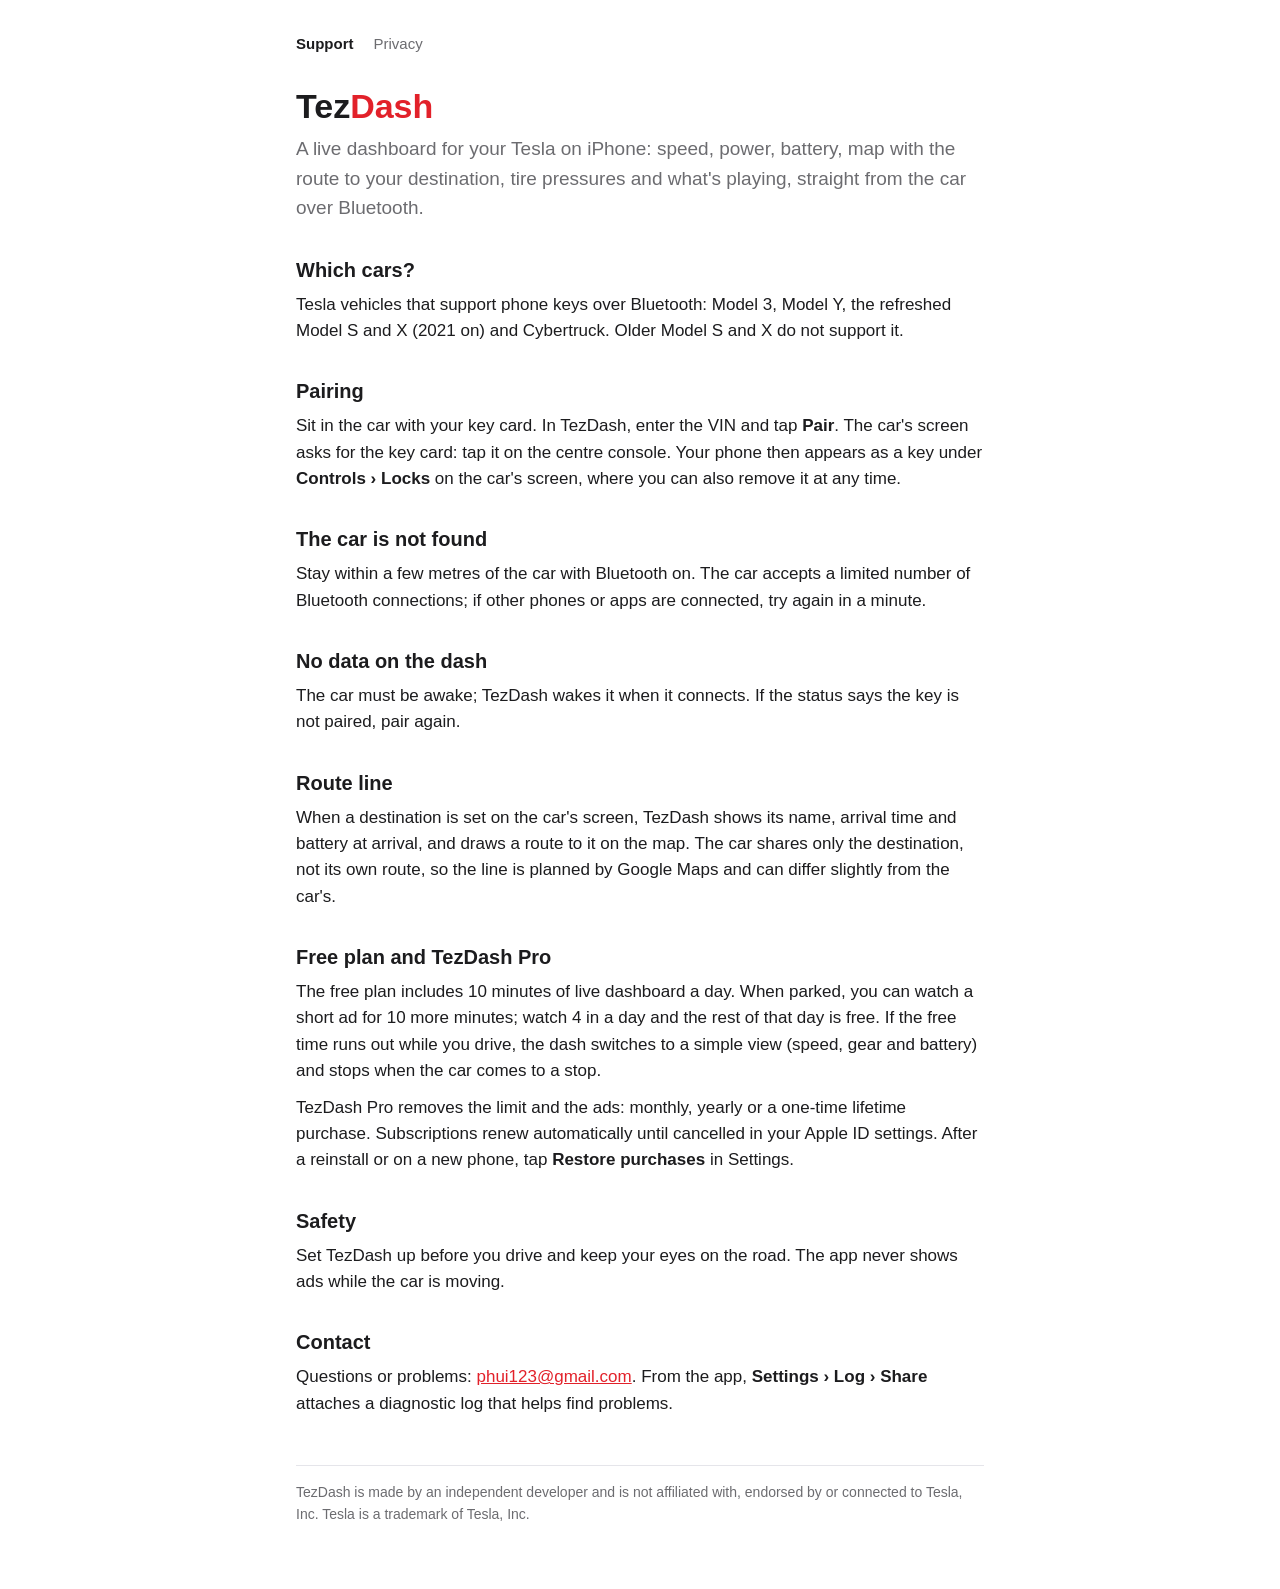
<file: index.html>
<!doctype html>
<html lang="en">
<head>
<meta charset="utf-8">
<meta name="viewport" content="width=device-width, initial-scale=1">
<title>TezDash — Support</title>
<meta name="description" content="TezDash is a live dashboard for your Tesla on iPhone, connected over Bluetooth.">
<link rel="stylesheet" href="style.css">
</head>
<body>
<main>
<nav><a href="./" aria-current="page">Support</a><a href="privacy.html">Privacy</a></nav>

<h1>Tez<span>Dash</span></h1>
<p class="lead">A live dashboard for your Tesla on iPhone: speed, power, battery, map with the route to your
destination, tire pressures and what's playing, straight from the car over Bluetooth.</p>

<h2>Which cars?</h2>
<p>Tesla vehicles that support phone keys over Bluetooth: Model 3, Model Y, the refreshed Model S and X
(2021 on) and Cybertruck. Older Model S and X do not support it.</p>

<h2>Pairing</h2>
<p>Sit in the car with your key card. In TezDash, enter the VIN and tap <strong>Pair</strong>. The car's
screen asks for the key card: tap it on the centre console. Your phone then appears as a key under
<strong>Controls › Locks</strong> on the car's screen, where you can also remove it at any time.</p>

<h2>The car is not found</h2>
<p>Stay within a few metres of the car with Bluetooth on. The car accepts a limited number of Bluetooth
connections; if other phones or apps are connected, try again in a minute.</p>

<h2>No data on the dash</h2>
<p>The car must be awake; TezDash wakes it when it connects. If the status says the key is not paired,
pair again.</p>

<h2>Route line</h2>
<p>When a destination is set on the car's screen, TezDash shows its name, arrival time and battery at
arrival, and draws a route to it on the map. The car shares only the destination, not its own route, so the
line is planned by Google Maps and can differ slightly from the car's.</p>

<h2>Free plan and TezDash Pro</h2>
<p>The free plan includes 10 minutes of live dashboard a day. When parked, you can watch a short ad for
10 more minutes; watch 4 in a day and the rest of that day is free. If the free time runs out while you
drive, the dash switches to a simple view (speed, gear and battery) and stops when the car comes to a
stop.</p>
<p>TezDash Pro removes the limit and the ads: monthly, yearly or a one-time lifetime purchase.
Subscriptions renew automatically until cancelled in your Apple ID settings. After a reinstall or on a new
phone, tap <strong>Restore purchases</strong> in Settings.</p>

<h2>Safety</h2>
<p>Set TezDash up before you drive and keep your eyes on the road. The app never shows ads while the car
is moving.</p>

<h2>Contact</h2>
<p>Questions or problems: <a href="mailto:phui123@gmail.com">phui123@gmail.com</a>. From the app,
<strong>Settings › Log › Share</strong> attaches a diagnostic log that helps find problems.</p>

<footer>TezDash is made by an independent developer and is not affiliated with, endorsed by or connected
to Tesla, Inc. Tesla is a trademark of Tesla, Inc.</footer>
</main>
</body>
</html>
</file>
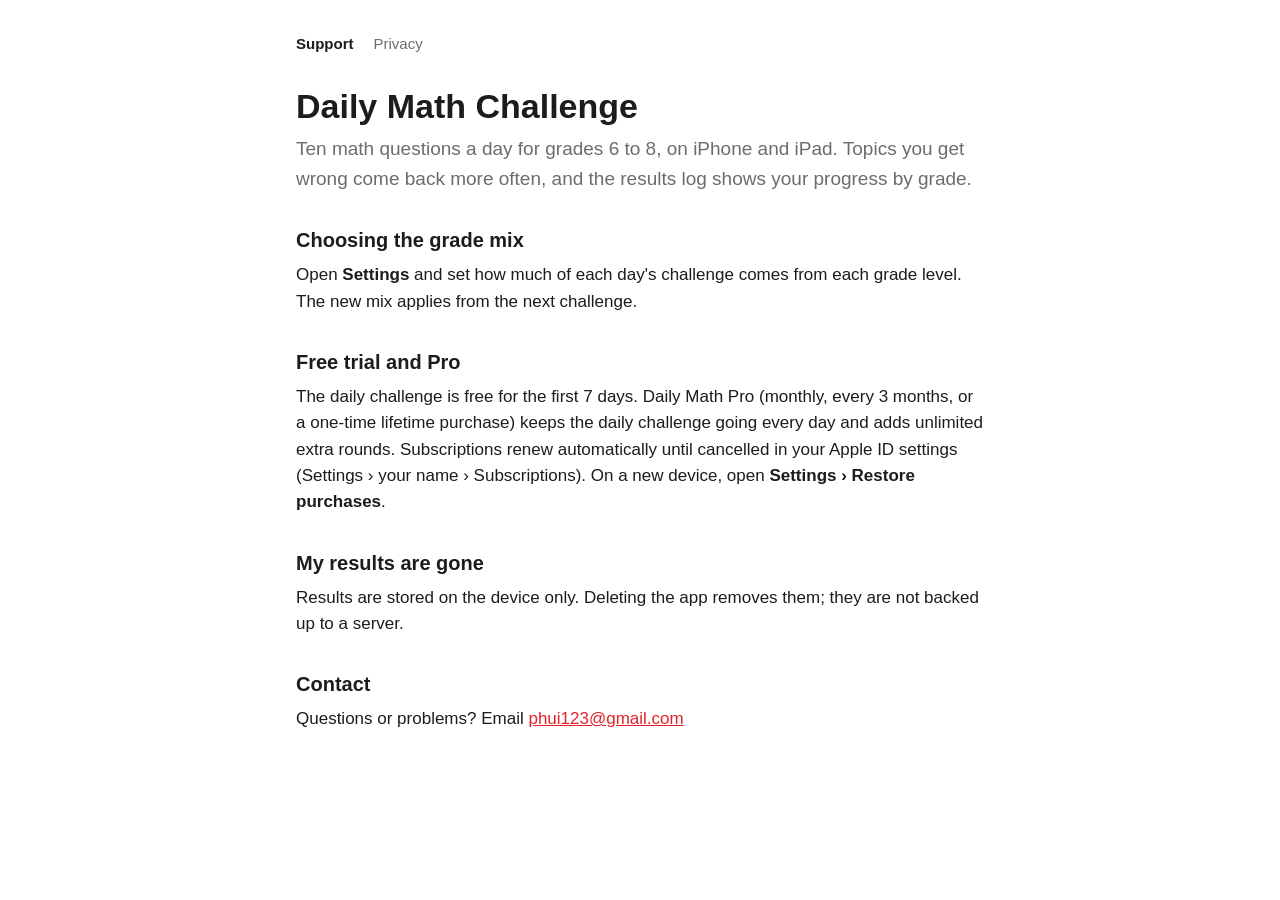
<file: dailymath/index.html>
<!doctype html>
<html lang="en">
<head>
<meta charset="utf-8">
<meta name="viewport" content="width=device-width, initial-scale=1">
<title>Daily Math Challenge — Support</title>
<meta name="description" content="Daily Math Challenge: a 10-question math challenge every day for grades 6 to 8, on iPhone and iPad.">
<link rel="stylesheet" href="../style.css">
</head>
<body>
<main>
<nav><a href="./" aria-current="page">Support</a><a href="privacy.html">Privacy</a></nav>

<h1>Daily Math Challenge</h1>
<p class="lead">Ten math questions a day for grades 6 to 8, on iPhone and iPad. Topics you get wrong come
back more often, and the results log shows your progress by grade.</p>

<h2>Choosing the grade mix</h2>
<p>Open <strong>Settings</strong> and set how much of each day's challenge comes from each grade level.
The new mix applies from the next challenge.</p>

<h2>Free trial and Pro</h2>
<p>The daily challenge is free for the first 7 days. Daily Math Pro (monthly, every 3 months, or a one-time
lifetime purchase) keeps the daily challenge going every day and adds unlimited extra rounds.
Subscriptions renew automatically until cancelled in your Apple ID settings (Settings › your name ›
Subscriptions). On a new device, open <strong>Settings › Restore purchases</strong>.</p>

<h2>My results are gone</h2>
<p>Results are stored on the device only. Deleting the app removes them; they are not backed up to a server.</p>

<h2>Contact</h2>
<p>Questions or problems? Email <a href="mailto:phui123@gmail.com">phui123@gmail.com</a></p>
</main>
</body>
</html>
</file>
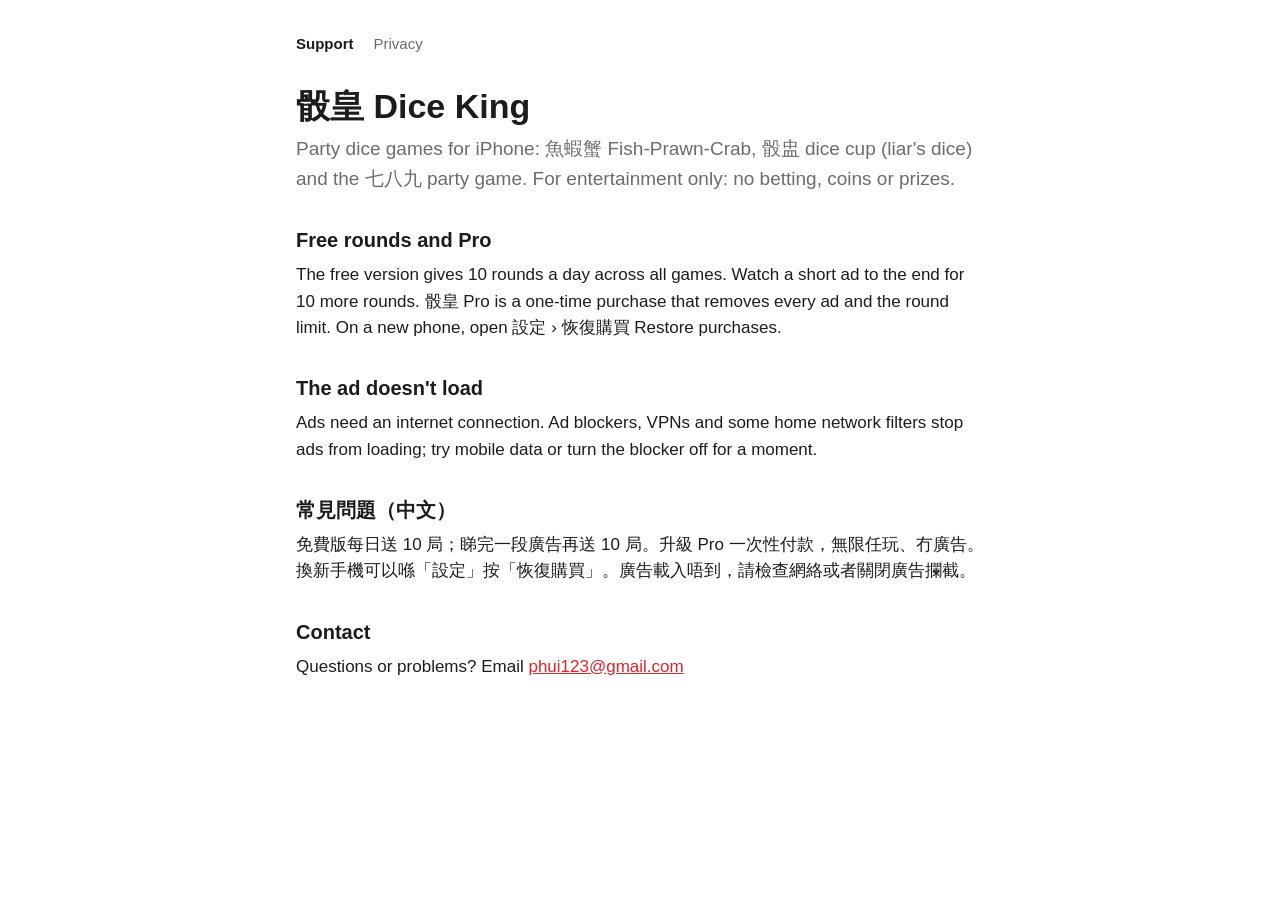
<file: diceking/index.html>
<!doctype html>
<html lang="en">
<head>
<meta charset="utf-8">
<meta name="viewport" content="width=device-width, initial-scale=1">
<title>骰皇 Dice King — Support</title>
<meta name="description" content="骰皇 Dice King: 魚蝦蟹, 骰盅 and 七八九 party dice games for iPhone.">
<link rel="stylesheet" href="../style.css">
</head>
<body>
<main>
<nav><a href="./" aria-current="page">Support</a><a href="privacy.html">Privacy</a></nav>

<h1>骰皇 Dice King</h1>
<p class="lead">Party dice games for iPhone: 魚蝦蟹 Fish-Prawn-Crab, 骰盅 dice cup (liar's dice) and the
七八九 party game. For entertainment only: no betting, coins or prizes.</p>

<h2>Free rounds and Pro</h2>
<p>The free version gives 10 rounds a day across all games. Watch a short ad to the end for 10 more rounds. 骰皇 Pro is a one-time purchase that removes every ad and the round limit.
On a new phone, open 設定 › 恢復購買 Restore purchases.</p>

<h2>The ad doesn't load</h2>
<p>Ads need an internet connection. Ad blockers, VPNs and some home network filters stop ads from
loading; try mobile data or turn the blocker off for a moment.</p>

<h2>常見問題（中文）</h2>
<p>免費版每日送 10 局；睇完一段廣告再送 10 局。升級 Pro 一次性付款，無限任玩、冇廣告。
換新手機可以喺「設定」按「恢復購買」。廣告載入唔到，請檢查網絡或者關閉廣告攔截。</p>

<h2>Contact</h2>
<p>Questions or problems? Email <a href="mailto:phui123@gmail.com">phui123@gmail.com</a></p>
</main>
</body>
</html>
</file>
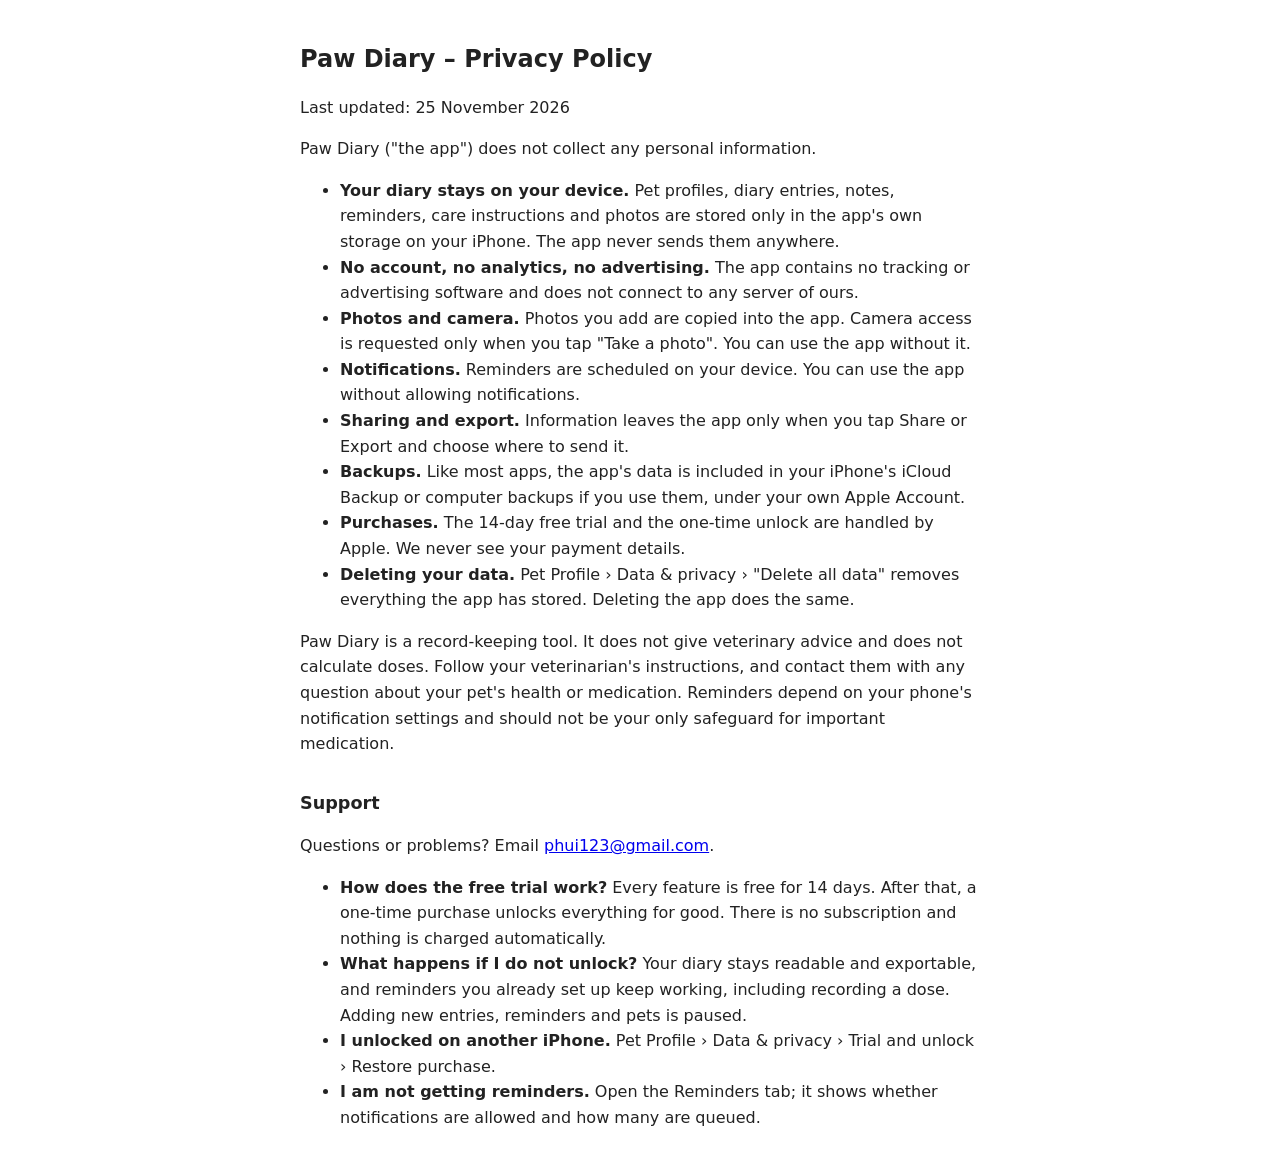
<file: pawdiary/index.html>
<!doctype html>
<html lang="en">
<head>
<meta charset="utf-8">
<meta name="viewport" content="width=device-width, initial-scale=1">
<title>Paw Diary – Privacy Policy &amp; Support</title>
<style>
  body { font-family: -apple-system, system-ui, sans-serif; max-width: 680px; margin: 0 auto; padding: 24px 16px; line-height: 1.6; color: #222; background: #fff; }
  h1 { font-size: 1.5rem; }
  h2 { font-size: 1.1rem; margin-top: 2rem; }
</style>
</head>
<body>
<h1>Paw Diary – Privacy Policy</h1>
<p>Last updated: 25 November 2026</p>

<p>Paw Diary ("the app") does not collect any personal information.</p>

<ul>
  <li><strong>Your diary stays on your device.</strong> Pet profiles, diary entries, notes, reminders, care instructions and photos are stored only in the app's own storage on your iPhone. The app never sends them anywhere.</li>
  <li><strong>No account, no analytics, no advertising.</strong> The app contains no tracking or advertising software and does not connect to any server of ours.</li>
  <li><strong>Photos and camera.</strong> Photos you add are copied into the app. Camera access is requested only when you tap "Take a photo". You can use the app without it.</li>
  <li><strong>Notifications.</strong> Reminders are scheduled on your device. You can use the app without allowing notifications.</li>
  <li><strong>Sharing and export.</strong> Information leaves the app only when you tap Share or Export and choose where to send it.</li>
  <li><strong>Backups.</strong> Like most apps, the app's data is included in your iPhone's iCloud Backup or computer backups if you use them, under your own Apple Account.</li>
  <li><strong>Purchases.</strong> The 14-day free trial and the one-time unlock are handled by Apple. We never see your payment details.</li>
  <li><strong>Deleting your data.</strong> Pet Profile › Data &amp; privacy › "Delete all data" removes everything the app has stored. Deleting the app does the same.</li>
</ul>

<p>Paw Diary is a record-keeping tool. It does not give veterinary advice and does not calculate doses. Follow your veterinarian's instructions, and contact them with any question about your pet's health or medication. Reminders depend on your phone's notification settings and should not be your only safeguard for important medication.</p>

<h2>Support</h2>
<p>Questions or problems? Email <a href="mailto:phui123@gmail.com">phui123@gmail.com</a>.</p>
<ul>
  <li><strong>How does the free trial work?</strong> Every feature is free for 14 days. After that, a one-time purchase unlocks everything for good. There is no subscription and nothing is charged automatically.</li>
  <li><strong>What happens if I do not unlock?</strong> Your diary stays readable and exportable, and reminders you already set up keep working, including recording a dose. Adding new entries, reminders and pets is paused.</li>
  <li><strong>I unlocked on another iPhone.</strong> Pet Profile › Data &amp; privacy › Trial and unlock › Restore purchase.</li>
  <li><strong>I am not getting reminders.</strong> Open the Reminders tab; it shows whether notifications are allowed and how many are queued.</li>
</ul>
</body>
</html>
</file>
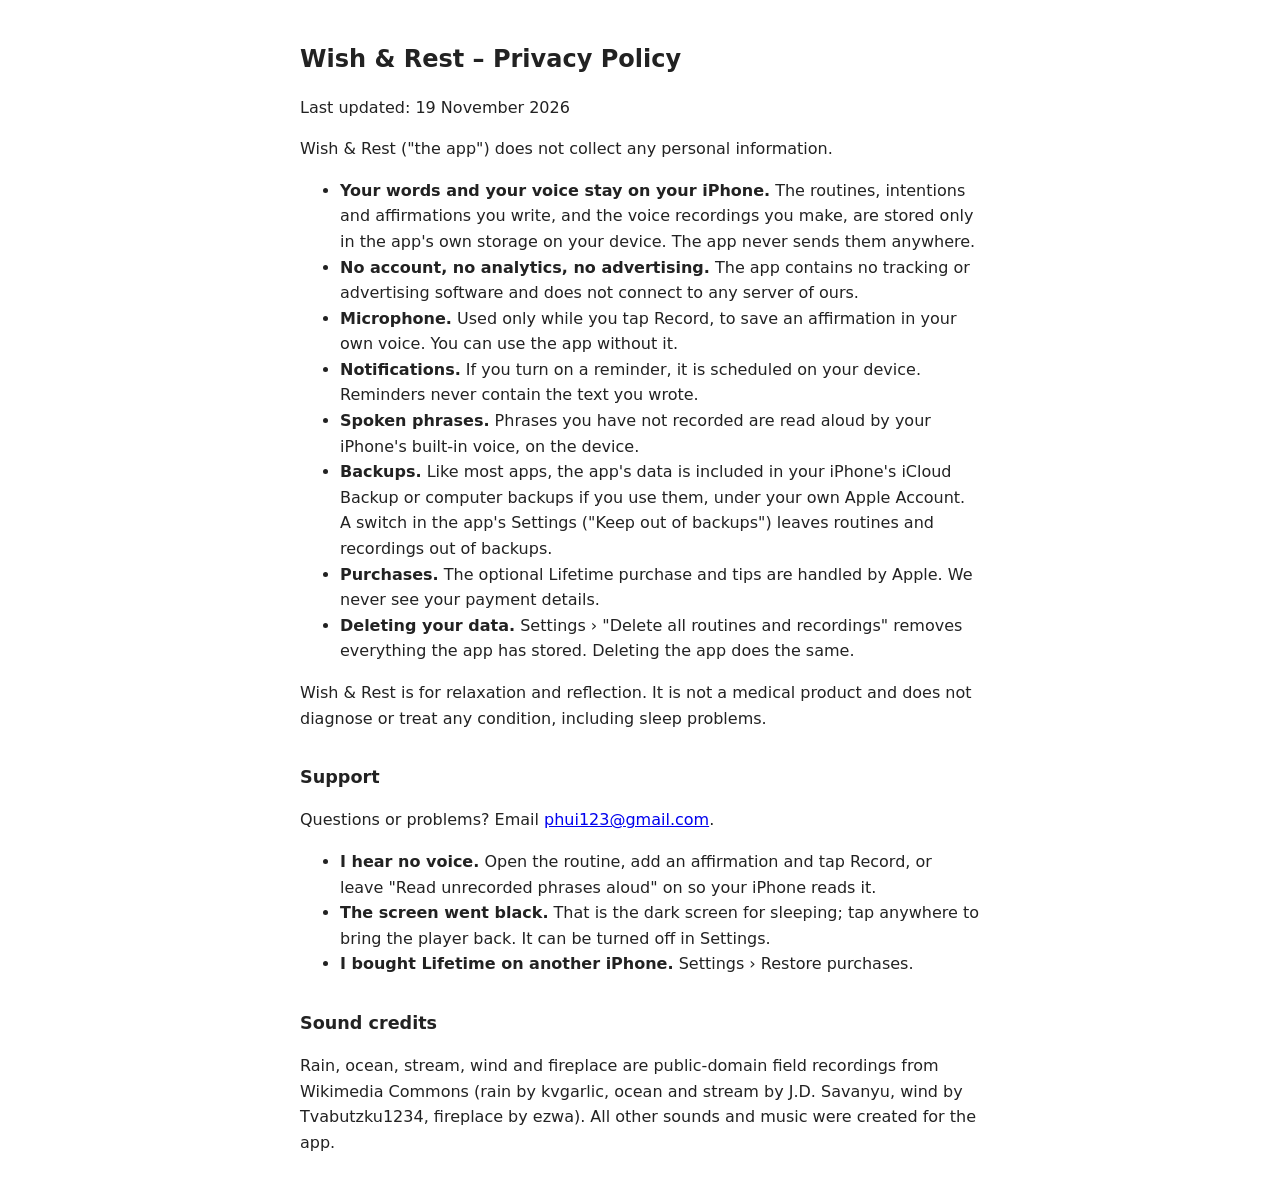
<file: wishandrest/index.html>
<!doctype html>
<html lang="en">
<head>
<meta charset="utf-8">
<meta name="viewport" content="width=device-width, initial-scale=1">
<title>Wish &amp; Rest – Privacy Policy &amp; Support</title>
<style>
  body { font-family: -apple-system, system-ui, sans-serif; max-width: 680px; margin: 0 auto; padding: 24px 16px; line-height: 1.6; color: #222; background: #fff; }
  h1 { font-size: 1.5rem; }
  h2 { font-size: 1.1rem; margin-top: 2rem; }
</style>
</head>
<body>
<h1>Wish &amp; Rest – Privacy Policy</h1>
<p>Last updated: 19 November 2026</p>

<p>Wish &amp; Rest ("the app") does not collect any personal information.</p>

<ul>
  <li><strong>Your words and your voice stay on your iPhone.</strong> The routines, intentions and affirmations you write, and the voice recordings you make, are stored only in the app's own storage on your device. The app never sends them anywhere.</li>
  <li><strong>No account, no analytics, no advertising.</strong> The app contains no tracking or advertising software and does not connect to any server of ours.</li>
  <li><strong>Microphone.</strong> Used only while you tap Record, to save an affirmation in your own voice. You can use the app without it.</li>
  <li><strong>Notifications.</strong> If you turn on a reminder, it is scheduled on your device. Reminders never contain the text you wrote.</li>
  <li><strong>Spoken phrases.</strong> Phrases you have not recorded are read aloud by your iPhone's built-in voice, on the device.</li>
  <li><strong>Backups.</strong> Like most apps, the app's data is included in your iPhone's iCloud Backup or computer backups if you use them, under your own Apple Account. A switch in the app's Settings ("Keep out of backups") leaves routines and recordings out of backups.</li>
  <li><strong>Purchases.</strong> The optional Lifetime purchase and tips are handled by Apple. We never see your payment details.</li>
  <li><strong>Deleting your data.</strong> Settings › "Delete all routines and recordings" removes everything the app has stored. Deleting the app does the same.</li>
</ul>

<p>Wish &amp; Rest is for relaxation and reflection. It is not a medical product and does not diagnose or treat any condition, including sleep problems.</p>

<h2>Support</h2>
<p>Questions or problems? Email <a href="mailto:phui123@gmail.com">phui123@gmail.com</a>.</p>
<ul>
  <li><strong>I hear no voice.</strong> Open the routine, add an affirmation and tap Record, or leave "Read unrecorded phrases aloud" on so your iPhone reads it.</li>
  <li><strong>The screen went black.</strong> That is the dark screen for sleeping; tap anywhere to bring the player back. It can be turned off in Settings.</li>
  <li><strong>I bought Lifetime on another iPhone.</strong> Settings › Restore purchases.</li>
</ul>

<h2>Sound credits</h2>
<p>Rain, ocean, stream, wind and fireplace are public-domain field recordings from Wikimedia Commons (rain by kvgarlic, ocean and stream by J.D. Savanyu, wind by Tvabutzku1234, fireplace by ezwa). All other sounds and music were created for the app.</p>
</body>
</html>
</file>
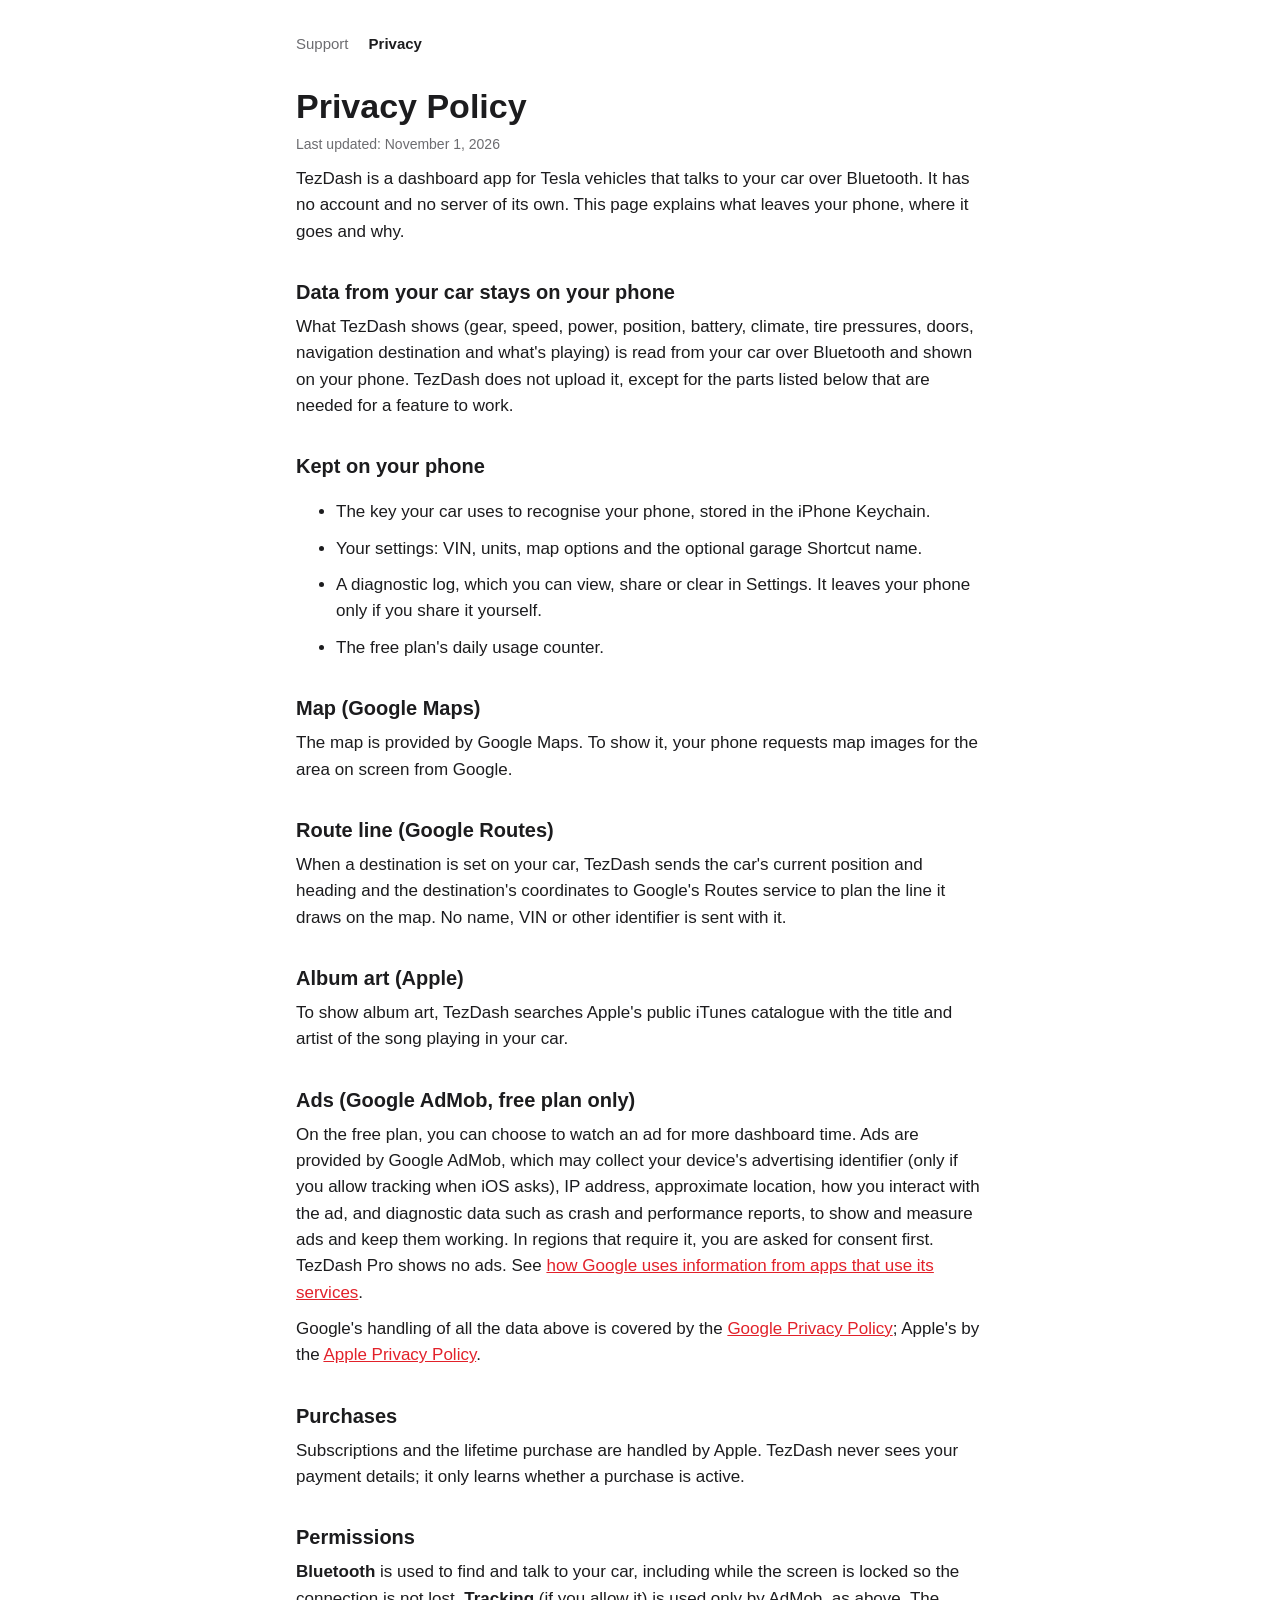
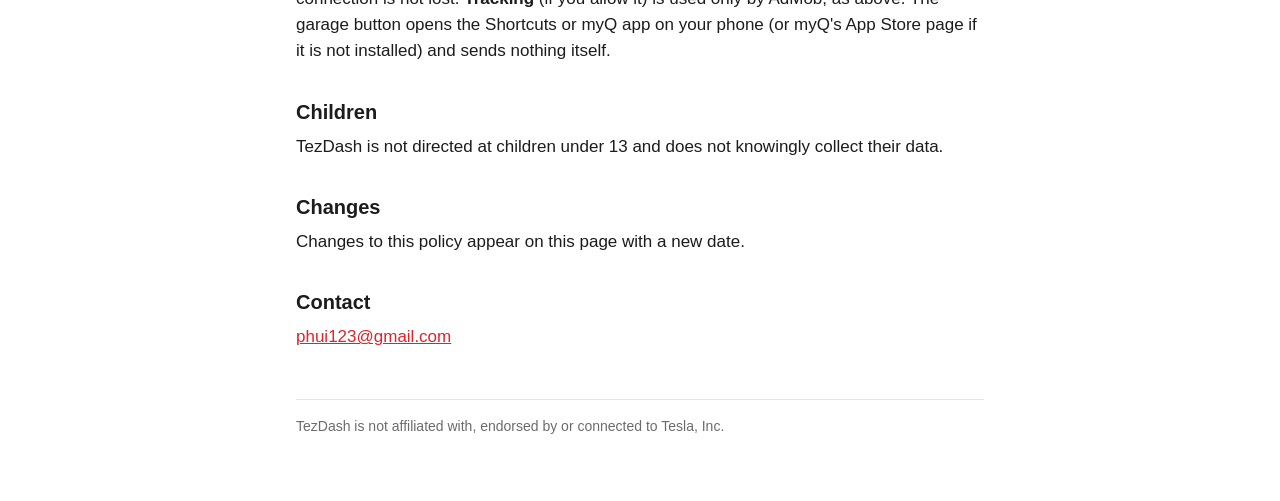
<file: privacy.html>
<!doctype html>
<html lang="en">
<head>
<meta charset="utf-8">
<meta name="viewport" content="width=device-width, initial-scale=1">
<title>TezDash — Privacy Policy</title>
<link rel="stylesheet" href="style.css">
</head>
<body>
<main>
<nav><a href="./">Support</a><a href="privacy.html" aria-current="page">Privacy</a></nav>

<h1>Privacy Policy</h1>
<p class="updated">Last updated: November 1, 2026</p>

<p>TezDash is a dashboard app for Tesla vehicles that talks to your car over Bluetooth. It has no account
and no server of its own. This page explains what leaves your phone, where it goes and why.</p>

<h2>Data from your car stays on your phone</h2>
<p>What TezDash shows (gear, speed, power, position, battery, climate, tire pressures, doors, navigation
destination and what's playing) is read from your car over Bluetooth and shown on your phone. TezDash does
not upload it, except for the parts listed below that are needed for a feature to work.</p>

<h2>Kept on your phone</h2>
<ul>
<li>The key your car uses to recognise your phone, stored in the iPhone Keychain.</li>
<li>Your settings: VIN, units, map options and the optional garage Shortcut name.</li>
<li>A diagnostic log, which you can view, share or clear in Settings. It leaves your phone only if you
share it yourself.</li>
<li>The free plan's daily usage counter.</li>
</ul>

<h2>Map (Google Maps)</h2>
<p>The map is provided by Google Maps. To show it, your phone requests map images for the area on screen
from Google.</p>

<h2>Route line (Google Routes)</h2>
<p>When a destination is set on your car, TezDash sends the car's current position and heading and the
destination's coordinates to Google's Routes service to plan the line it draws on the map. No name, VIN or
other identifier is sent with it.</p>

<h2>Album art (Apple)</h2>
<p>To show album art, TezDash searches Apple's public iTunes catalogue with the title and artist of the
song playing in your car.</p>

<h2>Ads (Google AdMob, free plan only)</h2>
<p>On the free plan, you can choose to watch an ad for more dashboard time. Ads are provided by Google
AdMob, which may collect your device's advertising identifier (only if you allow tracking when iOS asks),
IP address, approximate location, how you interact with the ad, and diagnostic data such as crash and
performance reports, to show and measure ads and keep them working. In regions
that require it, you are asked for consent first. TezDash Pro shows no ads. See
<a href="https://policies.google.com/technologies/partner-sites">how Google uses information from apps
that use its services</a>.</p>
<p>Google's handling of all the data above is covered by the
<a href="https://policies.google.com/privacy">Google Privacy Policy</a>; Apple's by the
<a href="https://www.apple.com/legal/privacy/">Apple Privacy Policy</a>.</p>

<h2>Purchases</h2>
<p>Subscriptions and the lifetime purchase are handled by Apple. TezDash never sees your payment
details; it only learns whether a purchase is active.</p>

<h2>Permissions</h2>
<p><strong>Bluetooth</strong> is used to find and talk to your car, including while the screen is locked
so the connection is not lost. <strong>Tracking</strong> (if you allow it) is used only by AdMob, as above.
The garage button opens the Shortcuts or myQ app on your phone (or myQ's App Store page if it is not
installed) and sends nothing itself.</p>

<h2>Children</h2>
<p>TezDash is not directed at children under 13 and does not knowingly collect their data.</p>

<h2>Changes</h2>
<p>Changes to this policy appear on this page with a new date.</p>

<h2>Contact</h2>
<p><a href="mailto:phui123@gmail.com">phui123@gmail.com</a></p>

<footer>TezDash is not affiliated with, endorsed by or connected to Tesla, Inc.</footer>
</main>
</body>
</html>
</file>
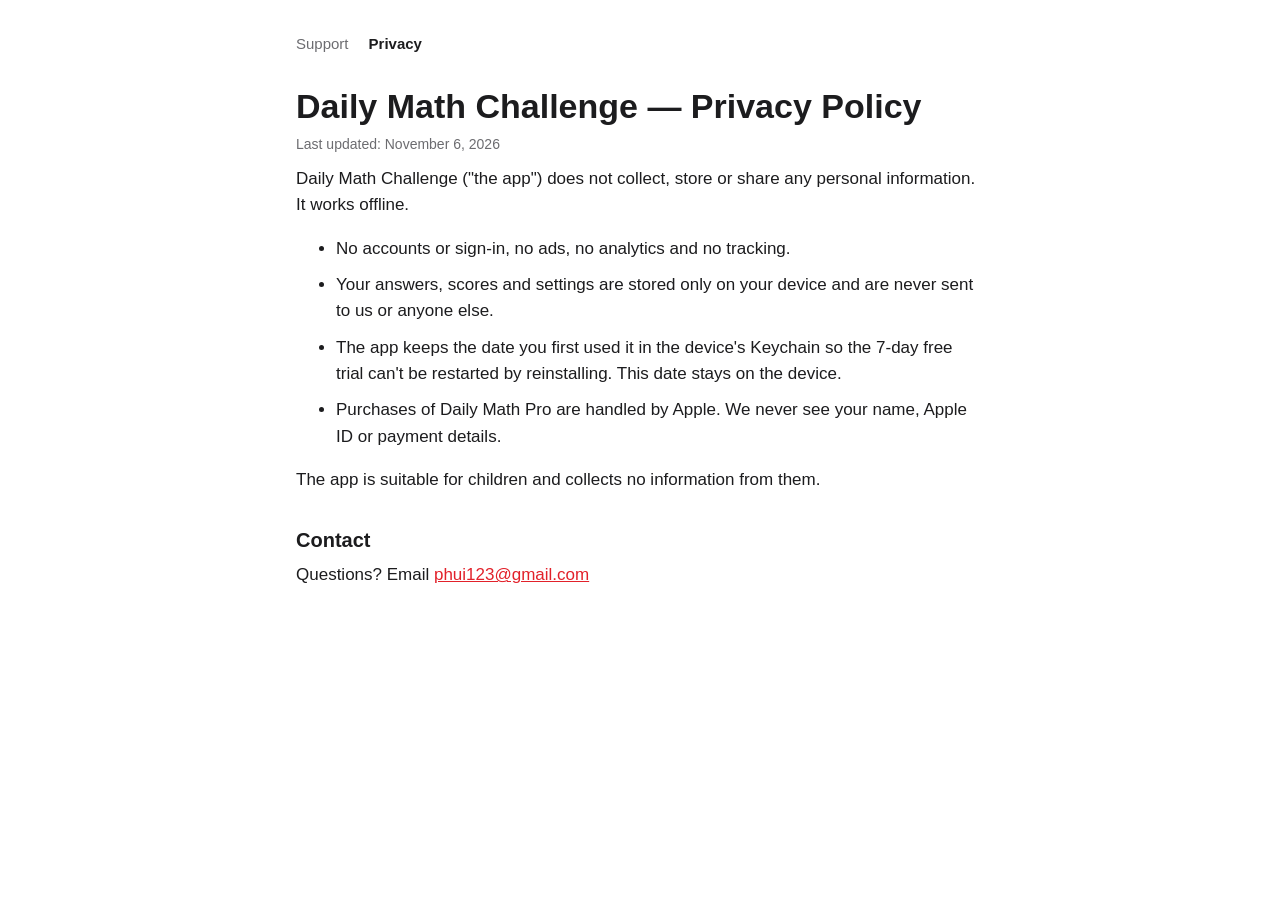
<file: dailymath/privacy.html>
<!doctype html>
<html lang="en">
<head>
<meta charset="utf-8">
<meta name="viewport" content="width=device-width, initial-scale=1">
<title>Daily Math Challenge — Privacy Policy</title>
<link rel="stylesheet" href="../style.css">
</head>
<body>
<main>
<nav><a href="./">Support</a><a href="privacy.html" aria-current="page">Privacy</a></nav>
<h1>Daily Math Challenge — Privacy Policy</h1>
<p class="updated">Last updated: November 6, 2026</p>

<p>Daily Math Challenge ("the app") does not collect, store or share any personal information. It works offline.</p>

<ul>
  <li>No accounts or sign-in, no ads, no analytics and no tracking.</li>
  <li>Your answers, scores and settings are stored only on your device and are never sent to us or anyone else.</li>
  <li>The app keeps the date you first used it in the device's Keychain so the 7-day free trial can't be
  restarted by reinstalling. This date stays on the device.</li>
  <li>Purchases of Daily Math Pro are handled by Apple. We never see your name, Apple ID or payment details.</li>
</ul>

<p>The app is suitable for children and collects no information from them.</p>

<h2>Contact</h2>
<p>Questions? Email <a href="mailto:phui123@gmail.com">phui123@gmail.com</a></p>
</main>
</body>
</html>
</file>
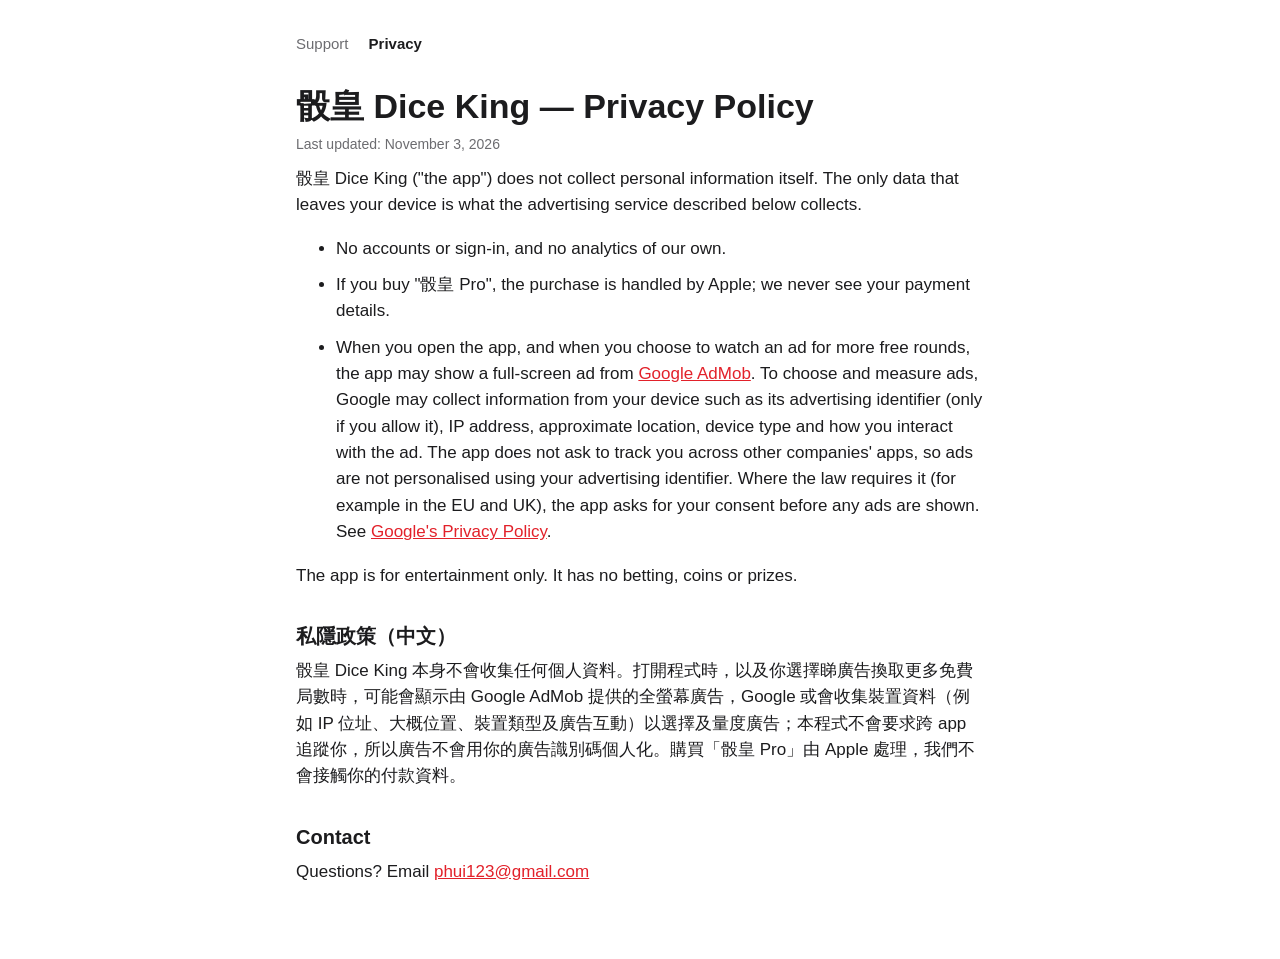
<file: diceking/privacy.html>
<!doctype html>
<html lang="en">
<head>
<meta charset="utf-8">
<meta name="viewport" content="width=device-width, initial-scale=1">
<title>骰皇 Dice King — Privacy Policy</title>
<link rel="stylesheet" href="../style.css">
</head>
<body>
<main>
<nav><a href="./">Support</a><a href="privacy.html" aria-current="page">Privacy</a></nav>
<h1>骰皇 Dice King — Privacy Policy</h1>
<p class="updated">Last updated: November 3, 2026</p>

<p>骰皇 Dice King ("the app") does not collect personal information itself. The only data that leaves your device is what the advertising service described below collects.</p>

<ul>
  <li>No accounts or sign-in, and no analytics of our own.</li>
  <li>If you buy "骰皇 Pro", the purchase is handled by Apple; we never see your payment details.</li>
  <li>When you open the app, and when you choose to watch an ad for more free rounds, the app may show a full-screen ad from <a href="https://policies.google.com/technologies/ads">Google AdMob</a>. To choose and measure ads, Google may collect information from your device such as its advertising identifier (only if you allow it), IP address, approximate location, device type and how you interact with the ad. The app does not ask to track you across other companies' apps, so ads are not personalised using your advertising identifier. Where the law requires it (for example in the EU and UK), the app asks for your consent before any ads are shown. See <a href="https://policies.google.com/privacy">Google's Privacy Policy</a>.</li>
</ul>

<p>The app is for entertainment only. It has no betting, coins or prizes.</p>

<h2>私隱政策（中文）</h2>
<p>骰皇 Dice King 本身不會收集任何個人資料。打開程式時，以及你選擇睇廣告換取更多免費局數時，可能會顯示由 Google AdMob 提供的全螢幕廣告，Google 或會收集裝置資料（例如 IP 位址、大概位置、裝置類型及廣告互動）以選擇及量度廣告；本程式不會要求跨 app 追蹤你，所以廣告不會用你的廣告識別碼個人化。購買「骰皇 Pro」由 Apple 處理，我們不會接觸你的付款資料。</p>

<h2>Contact</h2>
<p>Questions? Email <a href="mailto:phui123@gmail.com">phui123@gmail.com</a></p>
</main>
</body>
</html>
</file>
<file: style.css>
:root {
  --bg: #ffffff; --text: #1c1c1e; --muted: #6c6c70; --line: #e5e5ea; --accent: #e2212a;
}
@media (prefers-color-scheme: dark) {
  :root { --bg: #000000; --text: #f2f2f7; --muted: #a1a1a6; --line: #2c2c2e; }
}
* { box-sizing: border-box; }
body {
  margin: 0; background: var(--bg); color: var(--text);
  font: 17px/1.55 -apple-system, BlinkMacSystemFont, "Segoe UI", Roboto, Helvetica, Arial, sans-serif;
}
main { max-width: 720px; margin: 0 auto; padding: 32px 16px 64px; }
nav { display: flex; gap: 20px; margin-bottom: 32px; font-size: 15px; }
nav a { color: var(--muted); text-decoration: none; }
nav a[aria-current] { color: var(--text); font-weight: 600; }
h1 { font-size: 34px; line-height: 1.15; margin: 0 0 8px; }
h1 span { color: var(--accent); }
h2 { font-size: 20px; margin: 32px 0 6px; }
p, li { margin: 0 0 10px; }
.lead { color: var(--muted); font-size: 19px; margin-bottom: 24px; }
.updated, footer { color: var(--muted); font-size: 14px; }
footer { border-top: 1px solid var(--line); margin-top: 48px; padding-top: 16px; }
a { color: var(--accent); }
</file>
